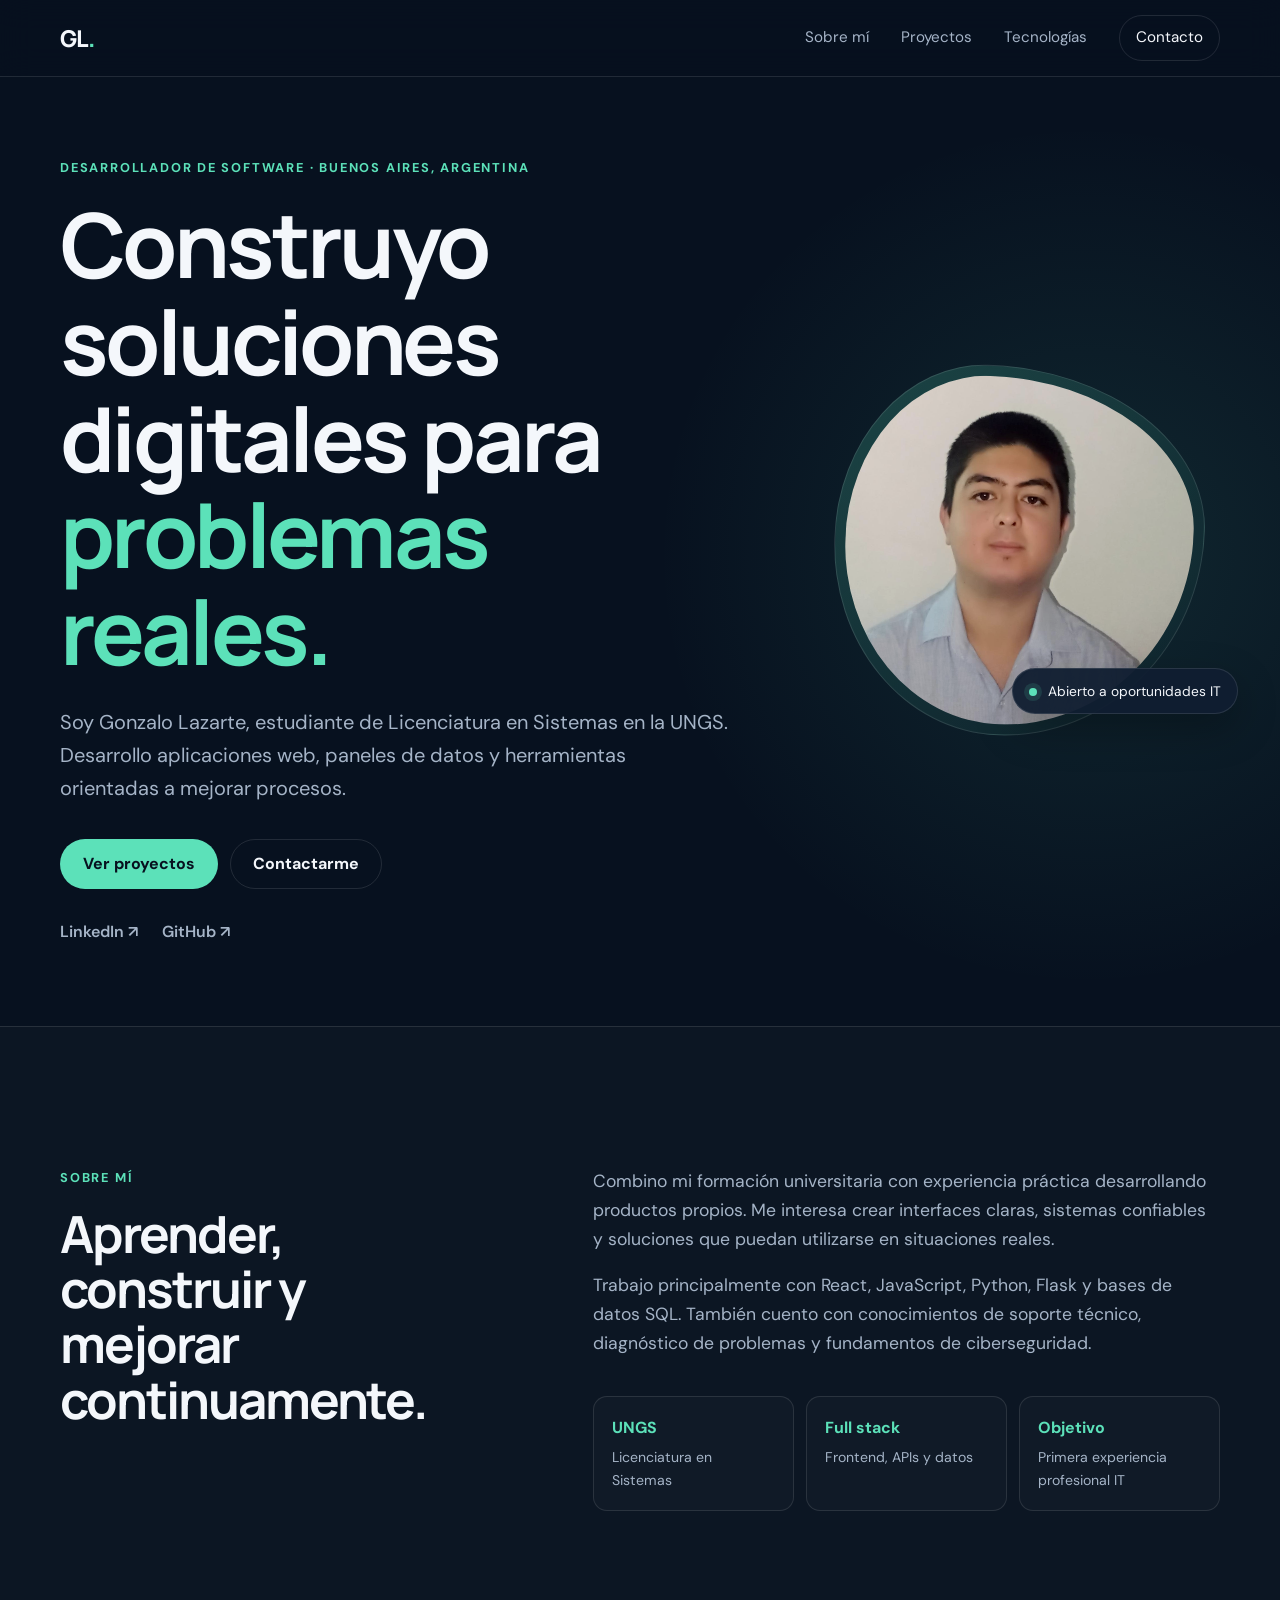
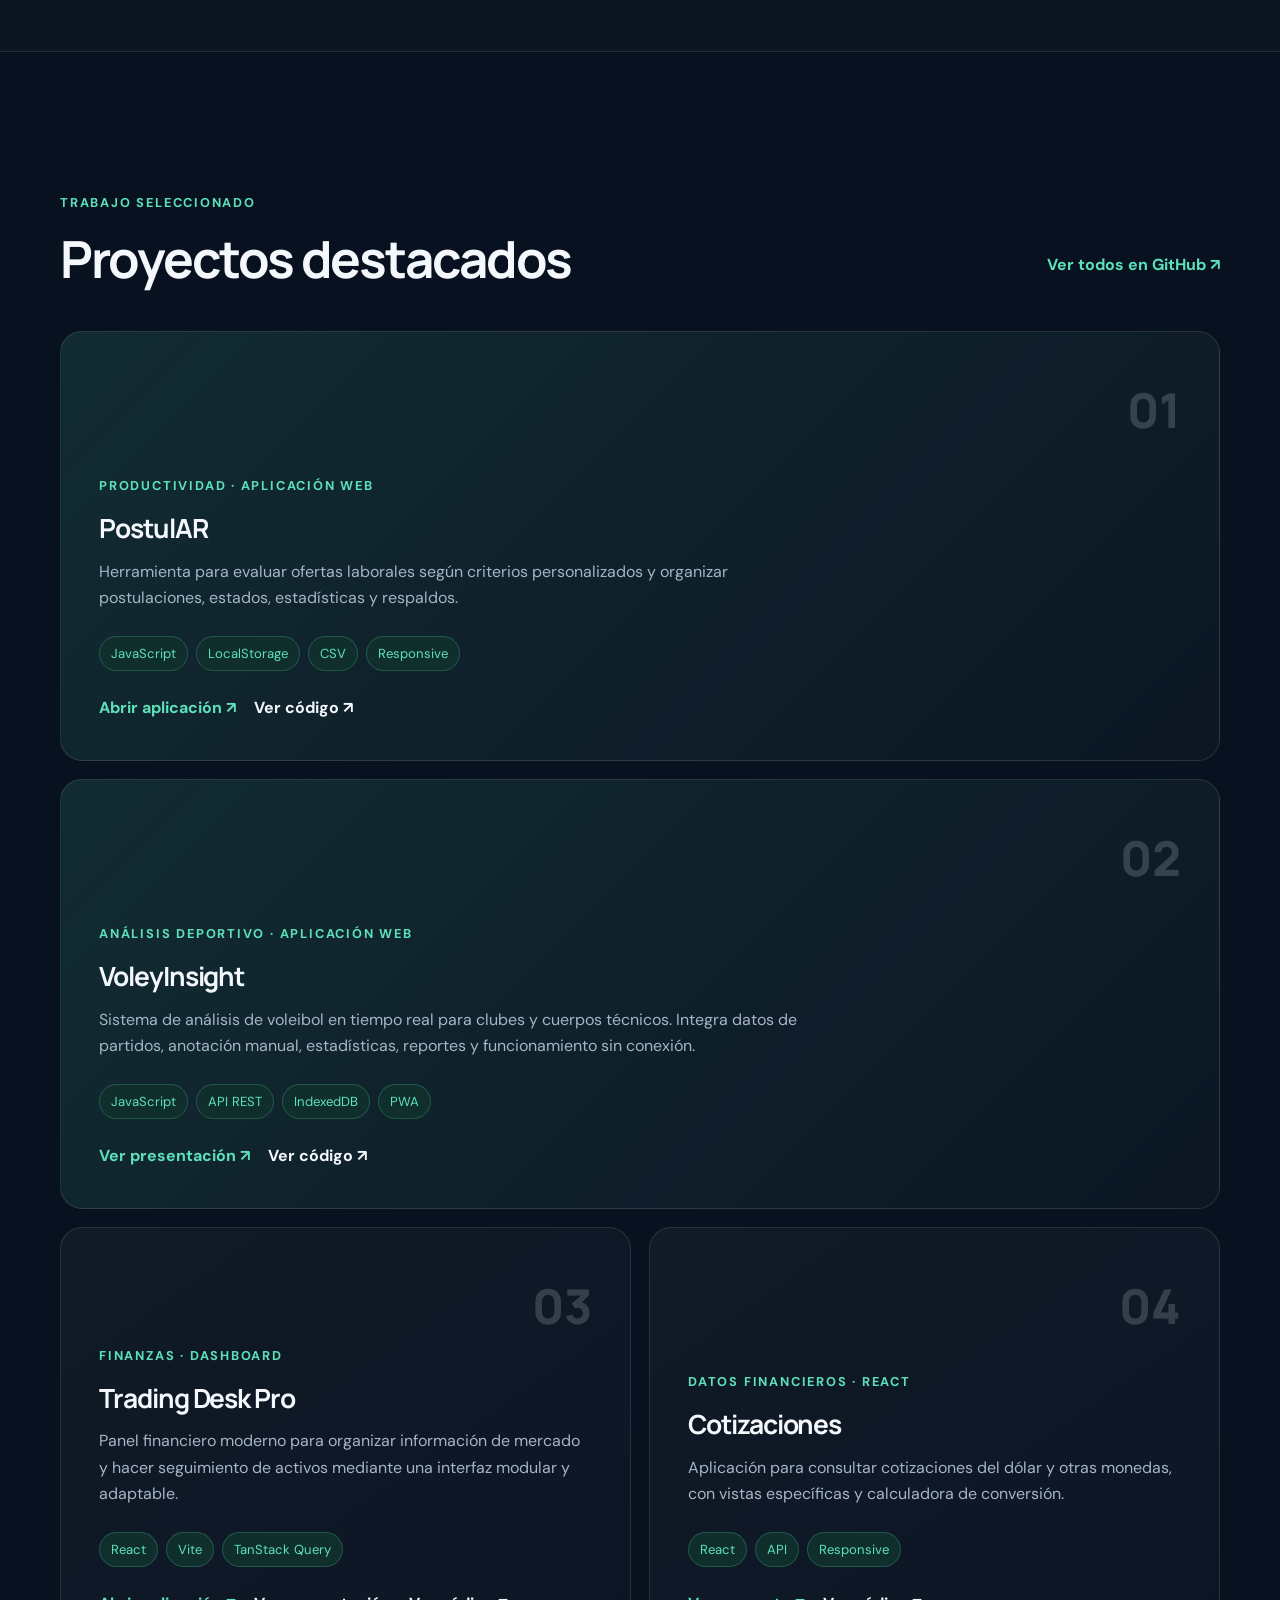
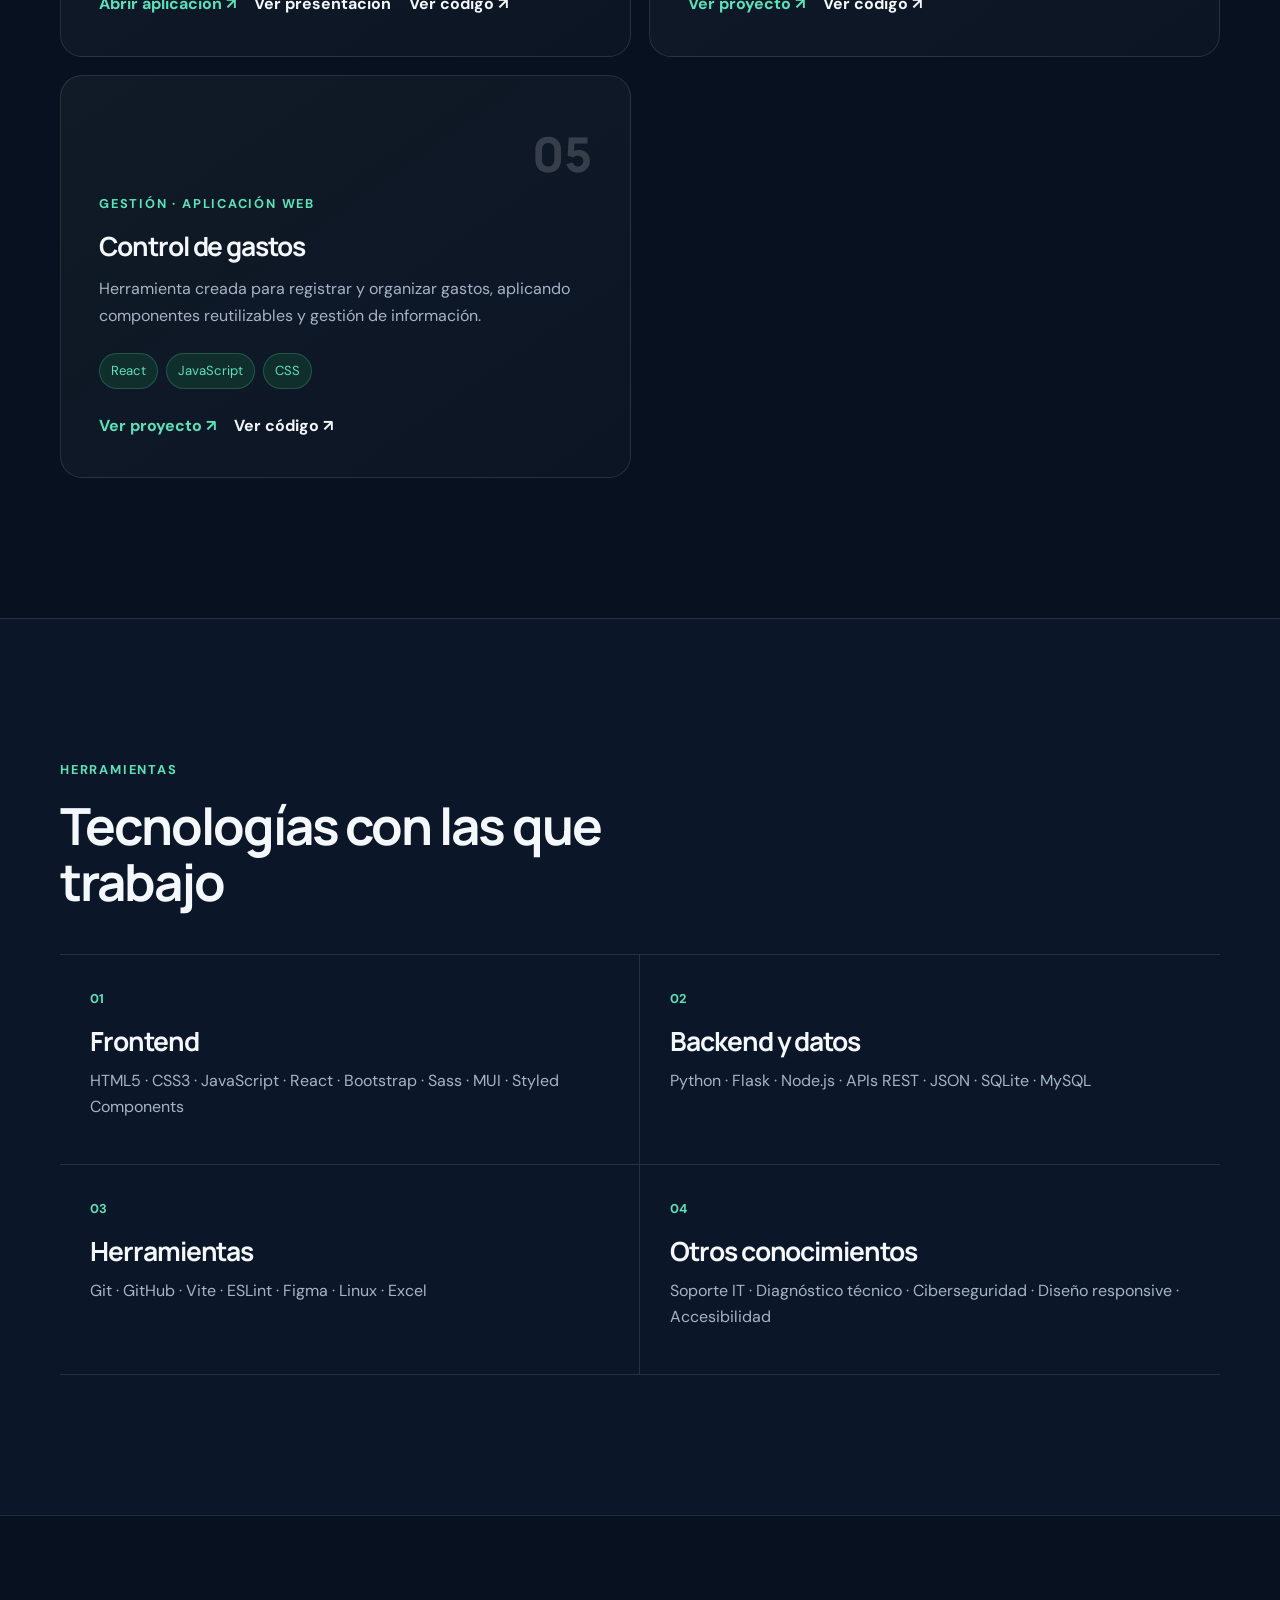
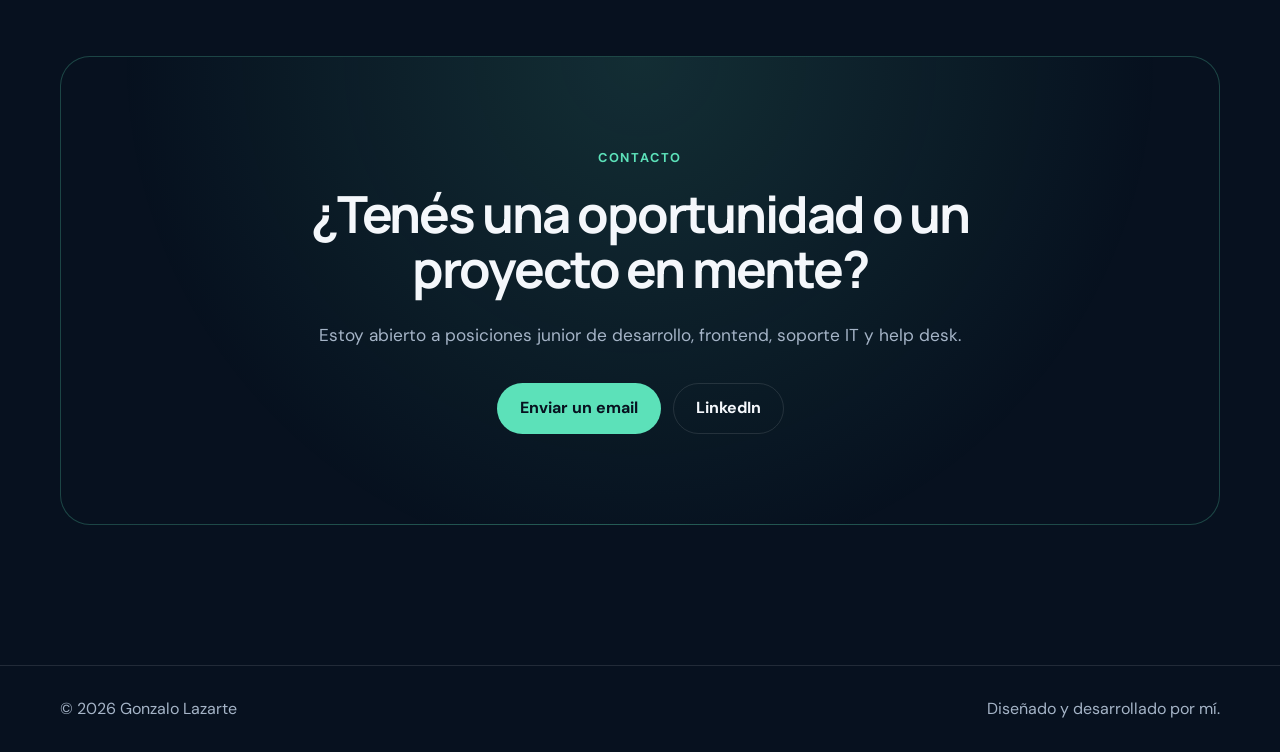
<file: index.html>
<!doctype html>
<html lang="es">
<head>
  <meta charset="utf-8">
  <meta name="viewport" content="width=device-width, initial-scale=1">
  <meta name="description" content="Portfolio de Gonzalo Lazarte, desarrollador de software y estudiante de Licenciatura en Sistemas.">
  <meta name="author" content="Gonzalo Lazarte">
  <meta name="theme-color" content="#07111f">
  <meta property="og:type" content="website">
  <meta property="og:url" content="https://gonzal11t0.github.io/cvWeb/">
  <meta property="og:title" content="Gonzalo Lazarte | Portfolio">
  <meta property="og:description" content="Desarrollo aplicaciones web para resolver problemas reales.">
  <meta property="og:image" content="https://gonzal11t0.github.io/cvWeb/img/vistaPrevia.png">
  <link rel="canonical" href="https://gonzal11t0.github.io/cvWeb/">
  <link rel="icon" href="./img/foto%20curriculum.jpg">
  <link rel="stylesheet" href="./css/style.css">
  <title>Gonzalo Lazarte | Desarrollador de software</title>
</head>
<body>
  <a class="skip-link" href="#contenido">Saltar al contenido</a>

  <header class="site-header" id="inicio">
    <nav class="nav container" aria-label="Navegación principal">
      <a class="brand" href="#inicio" aria-label="Ir al inicio">GL<span>.</span></a>
      <button class="menu-button" type="button" aria-expanded="false" aria-controls="nav-links">
        <span class="sr-only">Abrir menú</span>
        <span></span><span></span><span></span>
      </button>
      <div class="nav-links" id="nav-links">
        <a href="#sobre-mi">Sobre mí</a>
        <a href="#proyectos">Proyectos</a>
        <a href="#tecnologias">Tecnologías</a>
        <a class="nav-contact" href="#contacto">Contacto</a>
      </div>
    </nav>
  </header>

  <main id="contenido">
    <section class="hero container">
      <div class="hero-copy">
        <p class="eyebrow">Desarrollador de software · Buenos Aires, Argentina</p>
        <h1>Construyo soluciones digitales para <span>problemas reales.</span></h1>
        <p class="hero-text">Soy Gonzalo Lazarte, estudiante de Licenciatura en Sistemas en la UNGS. Desarrollo aplicaciones web, paneles de datos y herramientas orientadas a mejorar procesos.</p>
        <div class="hero-actions">
          <a class="button primary" href="#proyectos">Ver proyectos</a>
          <a class="button secondary" href="mailto:Gonzalo-Lazarte-Programador@outlook.com">Contactarme</a>
        </div>
        <div class="social-links" aria-label="Perfiles profesionales">
          <a href="https://www.linkedin.com/in/gonzalo-lazarte/" target="_blank" rel="noopener noreferrer">LinkedIn ↗</a>
          <a href="https://github.com/gonzal11t0" target="_blank" rel="noopener noreferrer">GitHub ↗</a>
        </div>
      </div>
      <div class="hero-visual" aria-label="Fotografía de Gonzalo Lazarte">
        <div class="photo-frame">
          <img src="./img/foto curriculum.jpg" alt="Gonzalo Lazarte" width="420" height="420">
        </div>
        <div class="availability"><span></span> Abierto a oportunidades IT</div>
      </div>
    </section>

    <section class="section about" id="sobre-mi">
      <div class="container about-grid">
        <div>
          <p class="section-label">Sobre mí</p>
          <h2>Aprender, construir y mejorar continuamente.</h2>
        </div>
        <div class="about-copy">
          <p>Combino mi formación universitaria con experiencia práctica desarrollando productos propios. Me interesa crear interfaces claras, sistemas confiables y soluciones que puedan utilizarse en situaciones reales.</p>
          <p>Trabajo principalmente con React, JavaScript, Python, Flask y bases de datos SQL. También cuento con conocimientos de soporte técnico, diagnóstico de problemas y fundamentos de ciberseguridad.</p>
          <div class="quick-facts">
            <div><strong>UNGS</strong><span>Licenciatura en Sistemas</span></div>
            <div><strong>Full stack</strong><span>Frontend, APIs y datos</span></div>
            <div><strong>Objetivo</strong><span>Primera experiencia profesional IT</span></div>
          </div>
        </div>
      </div>
    </section>

    <section class="section projects" id="proyectos">
      <div class="container">
        <div class="section-heading">
          <div>
            <p class="section-label">Trabajo seleccionado</p>
            <h2>Proyectos destacados</h2>
          </div>
          <a href="https://github.com/gonzal11t0?tab=repositories" target="_blank" rel="noopener noreferrer">Ver todos en GitHub ↗</a>
        </div>

        <div class="project-grid">
          <article class="project-card featured">
            <div class="project-number">01</div>
            <div class="project-content">
              <p class="project-type">Productividad · Aplicación web</p>
              <h3>PostulAR</h3>
              <p>Herramienta para evaluar ofertas laborales según criterios personalizados y organizar postulaciones, estados, estadísticas y respaldos.</p>
              <ul class="tags" aria-label="Tecnologías utilizadas">
                <li>JavaScript</li><li>LocalStorage</li><li>CSV</li><li>Responsive</li>
              </ul>
              <div class="project-links">
                <a class="project-demo" href="./postular/">Abrir aplicación ↗</a>
                <a href="https://github.com/gonzal11t0/cvWeb/tree/main/postular" target="_blank" rel="noopener noreferrer">Ver código ↗</a>
              </div>
            </div>
          </article>

          <article class="project-card featured">
            <div class="project-number">02</div>
            <div class="project-content">
              <p class="project-type">Análisis deportivo · Aplicación web</p>
              <h3>VoleyInsight</h3>
              <p>Sistema de análisis de voleibol en tiempo real para clubes y cuerpos técnicos. Integra datos de partidos, anotación manual, estadísticas, reportes y funcionamiento sin conexión.</p>
              <ul class="tags" aria-label="Tecnologías utilizadas">
                <li>JavaScript</li><li>API REST</li><li>IndexedDB</li><li>PWA</li>
              </ul>
              <div class="project-links">
                <a class="project-demo" href="./proyectos/voleyinsight.html">Ver presentación ↗</a>
                <a href="https://github.com/gonzal11t0/VoleyInsight" target="_blank" rel="noopener noreferrer">Ver código ↗</a>
              </div>
            </div>
          </article>

          <article class="project-card">
            <div class="project-number">03</div>
            <div class="project-content">
              <p class="project-type">Finanzas · Dashboard</p>
              <h3>Trading Desk Pro</h3>
              <p>Panel financiero moderno para organizar información de mercado y hacer seguimiento de activos mediante una interfaz modular y adaptable.</p>
              <ul class="tags" aria-label="Tecnologías utilizadas">
                <li>React</li><li>Vite</li><li>TanStack Query</li>
              </ul>
              <div class="project-links">
                <a class="project-demo" href="https://trading-desk-pro.vercel.app/dashboard" target="_blank" rel="noopener noreferrer">Abrir aplicación ↗</a>
                <a href="./proyectos/trading-desk-pro.html">Ver presentación</a>
                <a href="https://github.com/gonzal11t0/trading-desk-pro" target="_blank" rel="noopener noreferrer">Ver código ↗</a>
              </div>
            </div>
          </article>

          <article class="project-card">
            <div class="project-number">04</div>
            <div class="project-content">
              <p class="project-type">Datos financieros · React</p>
              <h3>Cotizaciones</h3>
              <p>Aplicación para consultar cotizaciones del dólar y otras monedas, con vistas específicas y calculadora de conversión.</p>
              <ul class="tags" aria-label="Tecnologías utilizadas">
                <li>React</li><li>API</li><li>Responsive</li>
              </ul>
              <div class="project-links">
                <a class="project-demo" href="https://gonzal11t0.github.io/Cotizaciones/" target="_blank" rel="noopener noreferrer">Ver proyecto ↗</a>
                <a href="https://github.com/gonzal11t0/Cotizaciones" target="_blank" rel="noopener noreferrer">Ver código ↗</a>
              </div>
            </div>
          </article>

          <article class="project-card">
            <div class="project-number">05</div>
            <div class="project-content">
              <p class="project-type">Gestión · Aplicación web</p>
              <h3>Control de gastos</h3>
              <p>Herramienta creada para registrar y organizar gastos, aplicando componentes reutilizables y gestión de información.</p>
              <ul class="tags" aria-label="Tecnologías utilizadas">
                <li>React</li><li>JavaScript</li><li>CSS</li>
              </ul>
              <div class="project-links">
                <a class="project-demo" href="https://gonzal11t0.github.io/Gastos/" target="_blank" rel="noopener noreferrer">Ver proyecto ↗</a>
                <a href="https://github.com/gonzal11t0/Gastos" target="_blank" rel="noopener noreferrer">Ver código ↗</a>
              </div>
            </div>
          </article>
        </div>
      </div>
    </section>

    <section class="section skills" id="tecnologias">
      <div class="container">
        <p class="section-label">Herramientas</p>
        <h2>Tecnologías con las que trabajo</h2>
        <div class="skills-grid">
          <article>
            <span>01</span><h3>Frontend</h3>
            <p>HTML5 · CSS3 · JavaScript · React · Bootstrap · Sass · MUI · Styled Components</p>
          </article>
          <article>
            <span>02</span><h3>Backend y datos</h3>
            <p>Python · Flask · Node.js · APIs REST · JSON · SQLite · MySQL</p>
          </article>
          <article>
            <span>03</span><h3>Herramientas</h3>
            <p>Git · GitHub · Vite · ESLint · Figma · Linux · Excel</p>
          </article>
          <article>
            <span>04</span><h3>Otros conocimientos</h3>
            <p>Soporte IT · Diagnóstico técnico · Ciberseguridad · Diseño responsive · Accesibilidad</p>
          </article>
        </div>
      </div>
    </section>

    <section class="section contact" id="contacto">
      <div class="container contact-card">
        <p class="section-label">Contacto</p>
        <h2>¿Tenés una oportunidad o un proyecto en mente?</h2>
        <p>Estoy abierto a posiciones junior de desarrollo, frontend, soporte IT y help desk.</p>
        <div class="contact-actions">
          <a class="button primary" href="mailto:Gonzalo-Lazarte-Programador@outlook.com">Enviar un email</a>
          <a class="button secondary" href="https://www.linkedin.com/in/gonzalo-lazarte/" target="_blank" rel="noopener noreferrer">LinkedIn</a>
        </div>
      </div>
    </section>
  </main>

  <footer>
    <div class="container footer-inner">
      <p>© <span id="year"></span> Gonzalo Lazarte</p>
      <p>Diseñado y desarrollado por mí.</p>
    </div>
  </footer>

  <script src="./javaScript/script.js"></script>
</body>
</html>
</file>
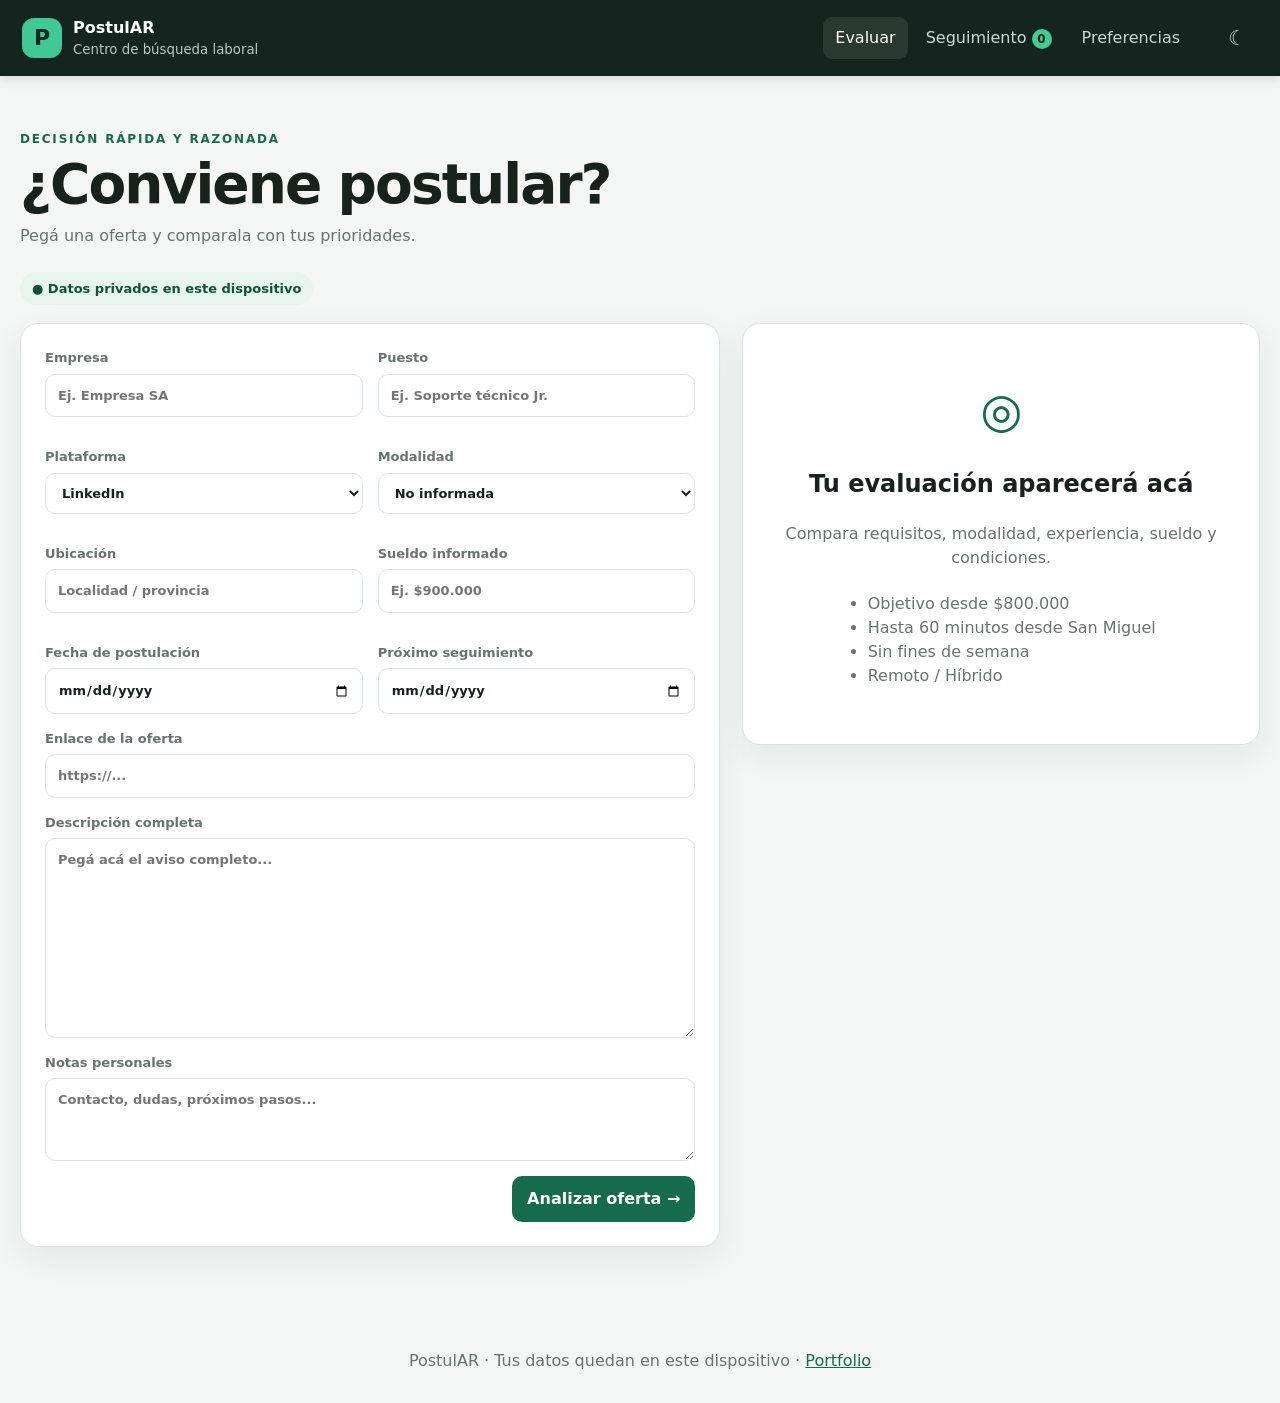
<file: postular/index.html>
<!doctype html>
<html lang="es" data-theme="light">
<head>
  <meta charset="utf-8">
  <meta name="viewport" content="width=device-width,initial-scale=1">
  <meta name="description" content="PostulAR: evaluá ofertas laborales y organizá cada postulación.">
  <meta name="theme-color" content="#13251e">
  <meta property="og:title" content="PostulAR | Centro de búsqueda laboral">
  <meta property="og:description" content="Decisiones laborales más claras y seguimiento en un solo lugar.">
  <link rel="stylesheet" href="./styles.css">
  <title>PostulAR | Centro de búsqueda laboral</title>
</head>
<body>
<header class="top">
  <a class="brand" href="./"><b>P</b><span><strong>PostulAR</strong><small>Centro de búsqueda laboral</small></span></a>
  <nav aria-label="Secciones">
    <button class="active" data-tab="evaluate">Evaluar</button>
    <button data-tab="track">Seguimiento <i id="navCount">0</i></button>
    <button data-tab="settings">Preferencias</button>
  </nav>
  <button class="icon-button" id="themeToggle" type="button" aria-label="Cambiar tema" title="Cambiar tema">☾</button>
</header>

<main>
  <section class="wrap tab active" id="evaluate">
    <div class="title"><p>Decisión rápida y razonada</p><h1>¿Conviene postular?</h1><span>Pegá una oferta y comparala con tus prioridades.</span></div>
    <div class="privacy">● Datos privados en este dispositivo</div>
    <div class="grid">
      <form class="card form" id="evaluationForm">
        <input id="editingId" type="hidden">
        <div class="fields">
          <label>Empresa<input id="company" placeholder="Ej. Empresa SA"></label>
          <label>Puesto<input id="role" placeholder="Ej. Soporte técnico Jr."></label>
          <label>Plataforma<select id="platform"><option>LinkedIn</option><option>Computrabajo</option><option>Bumeran</option><option>ZonaJobs</option><option>InfoJobs</option><option>EducaciónIT</option><option>Otra</option></select></label>
          <label>Modalidad<select id="mode"><option>No informada</option><option>Remoto</option><option>Híbrido</option><option>Presencial</option></select></label>
          <label>Ubicación<input id="location" placeholder="Localidad / provincia"></label>
          <label>Sueldo informado<input id="salary" inputmode="numeric" placeholder="Ej. $900.000"></label>
          <label>Fecha de postulación<input id="appliedDate" type="date"></label>
          <label>Próximo seguimiento<input id="followUpDate" type="date"></label>
        </div>
        <label>Enlace de la oferta<input id="url" type="url" placeholder="https://..."></label>
        <label>Descripción completa<textarea id="description" rows="9" placeholder="Pegá acá el aviso completo..." required></textarea></label>
        <label>Notas personales<textarea id="notes" rows="3" placeholder="Contacto, dudas, próximos pasos..."></textarea></label>
        <div class="form-actions"><button class="secondary hidden" id="cancelEdit" type="button">Cancelar edición</button><button class="primary" type="submit"><span id="analyzeLabel">Analizar oferta</span> →</button></div>
      </form>

      <aside class="card result" id="result">
        <div class="empty"><div>◎</div><h2>Tu evaluación aparecerá acá</h2><p>Compara requisitos, modalidad, experiencia, sueldo y condiciones.</p><ul id="priorityPreview"></ul></div>
      </aside>
    </div>
  </section>

  <section class="wrap tab" id="track">
    <div class="heading"><div class="title"><p>Organización personal</p><h1>Seguimiento</h1><span>Centralizá ofertas y próximos pasos.</span></div><button class="primary short" id="newJob">+ Nueva oferta</button></div>
    <div class="stats">
      <article class="card stat"><strong id="totalStat">0</strong><span>Ofertas guardadas</span></article>
      <article class="card stat"><strong id="appliedStat">0</strong><span>Postulaciones</span></article>
      <article class="card stat"><strong id="interviewStat">0</strong><span>Entrevistas</span></article>
      <article class="card stat"><strong id="overdueStat">0</strong><span>Seguimientos vencidos</span></article>
    </div>
    <div class="card tools">
      <input id="search" placeholder="Buscar empresa, puesto o nota..." aria-label="Buscar">
      <select id="statusFilter" aria-label="Filtrar por estado"><option>Todos</option><option>Pendiente</option><option>Postulado</option><option>Entrevista</option><option>Prueba técnica</option><option>Oferta</option><option>Rechazado</option><option>Contratado</option></select>
      <select id="sortBy" aria-label="Ordenar"><option value="newest">Más recientes</option><option value="score">Mayor compatibilidad</option><option value="followup">Próximo seguimiento</option></select>
      <button id="exportCsv">CSV</button><button id="exportJson">Respaldo</button>
      <label class="file-button">Importar<input id="importJson" type="file" accept=".json,application/json"></label>
    </div>
    <div class="jobs" id="jobList"></div>
  </section>

  <section class="wrap tab" id="settings">
    <div class="title"><p>Análisis personalizado</p><h1>Tus prioridades</h1><span>Ajustalas cuando cambie tu búsqueda. Se guardan solo en este dispositivo.</span></div>
    <form class="card settings-form" id="settingsForm">
      <div class="fields">
        <label>Sueldo mínimo deseado<input id="prefSalary" type="number" min="0" step="50000"></label>
        <label>Viaje máximo (minutos)<input id="prefTravel" type="number" min="0" max="240"></label>
        <label>Ubicación de referencia<input id="prefLocation" placeholder="Ej. San Miguel"></label>
        <label>Experiencia máxima aceptable<select id="prefExperience"><option value="0">Sin experiencia</option><option value="1">Hasta 1 año</option><option value="2">Hasta 2 años</option><option value="3">Hasta 3 años</option><option value="99">Sin límite</option></select></label>
      </div>
      <label>Roles y habilidades buscadas <small>(separadas por coma)</small><textarea id="prefKeywords" rows="3"></textarea></label>
      <fieldset><legend>Modalidades preferidas</legend><label><input type="checkbox" name="preferredMode" value="Remoto"> Remoto</label><label><input type="checkbox" name="preferredMode" value="Híbrido"> Híbrido</label><label><input type="checkbox" name="preferredMode" value="Presencial"> Presencial</label></fieldset>
      <div class="checks"><label><input id="prefNoWeekends" type="checkbox"> Evitar fines de semana</label><label><input id="prefJunior" type="checkbox"> Priorizar puestos junior o trainee</label></div>
      <button class="primary" type="submit">Guardar preferencias</button>
    </form>
    <div class="danger-zone card"><div><strong>Datos locales</strong><p>Descargá un respaldo antes de borrar tus postulaciones o preferencias.</p></div><button id="clearData" class="danger" type="button">Borrar todos los datos</button></div>
  </section>
</main>

<div class="toast" id="toast" role="status" aria-live="polite"></div>
<footer>PostulAR · Tus datos quedan en este dispositivo · <a href="https://gonzal11t0.github.io/cvWeb/">Portfolio</a></footer>
<script src="./app.js"></script>
</body>
</html>
</file>
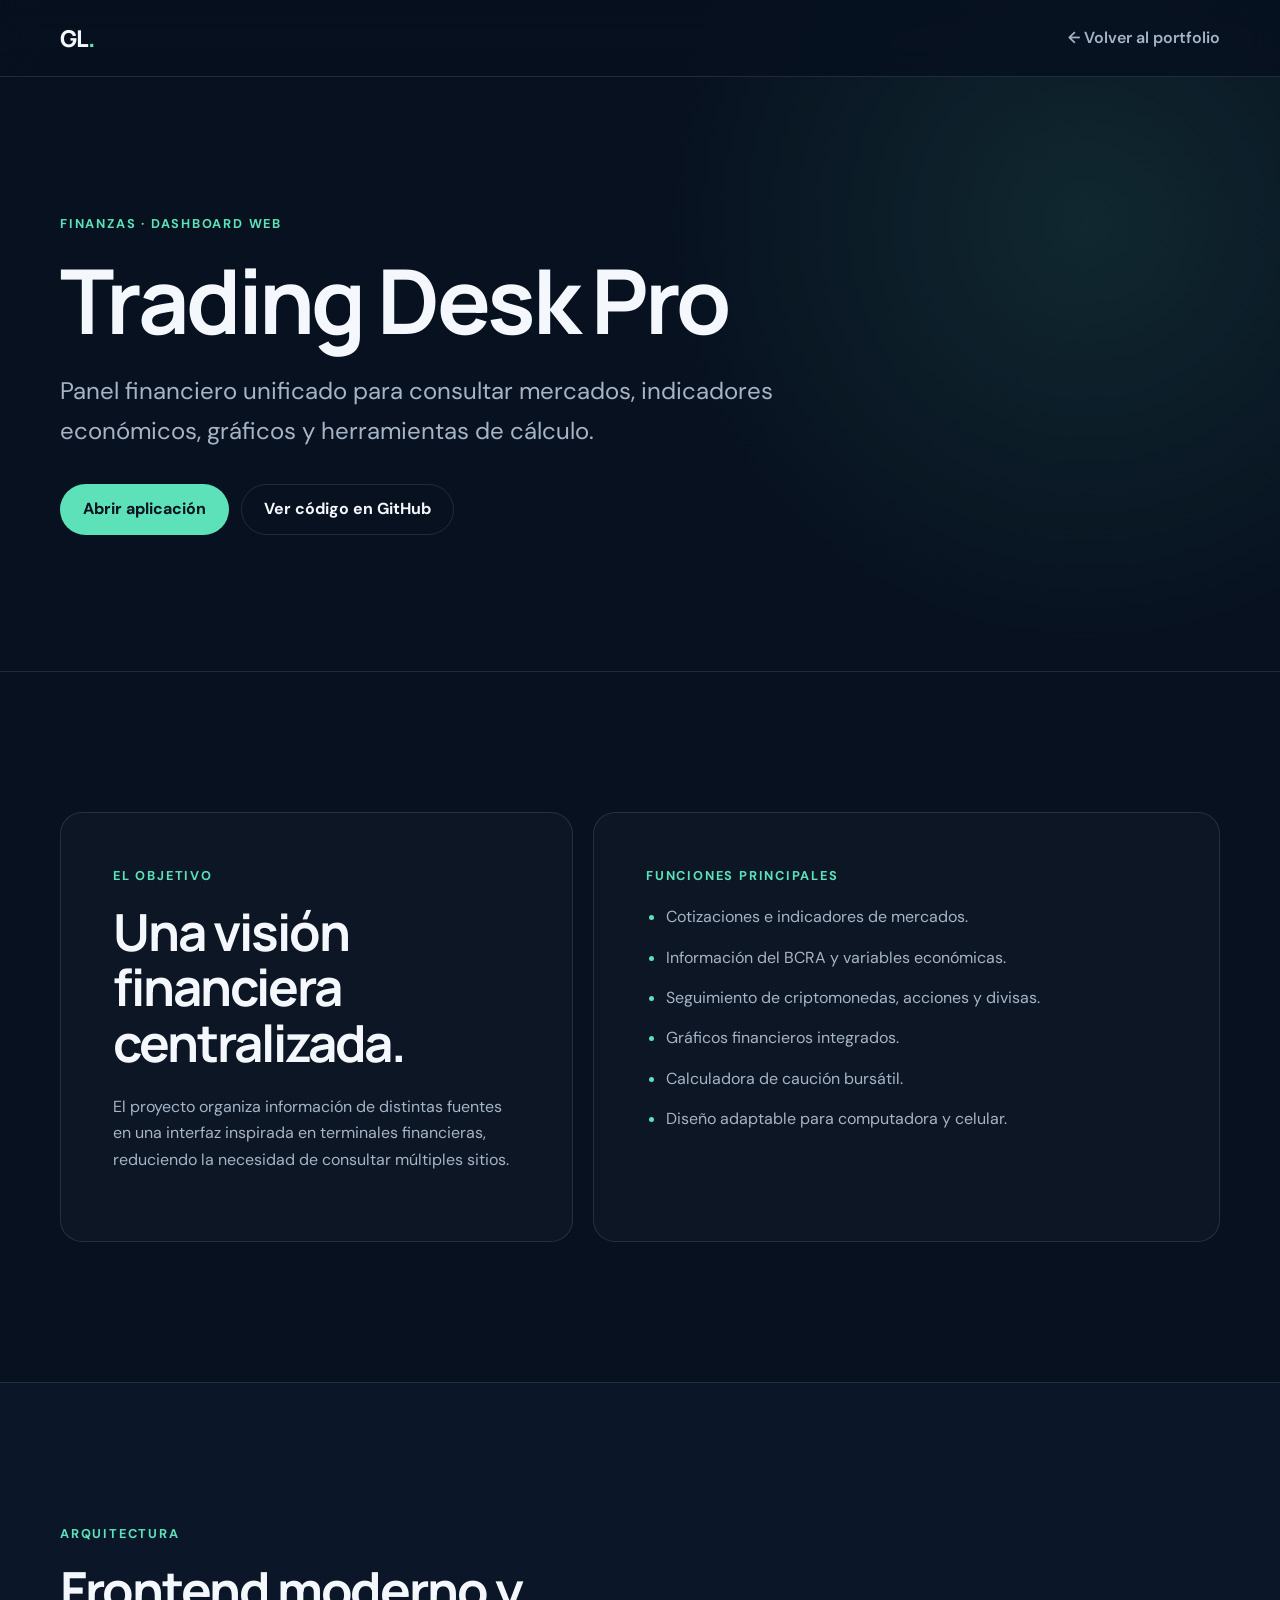
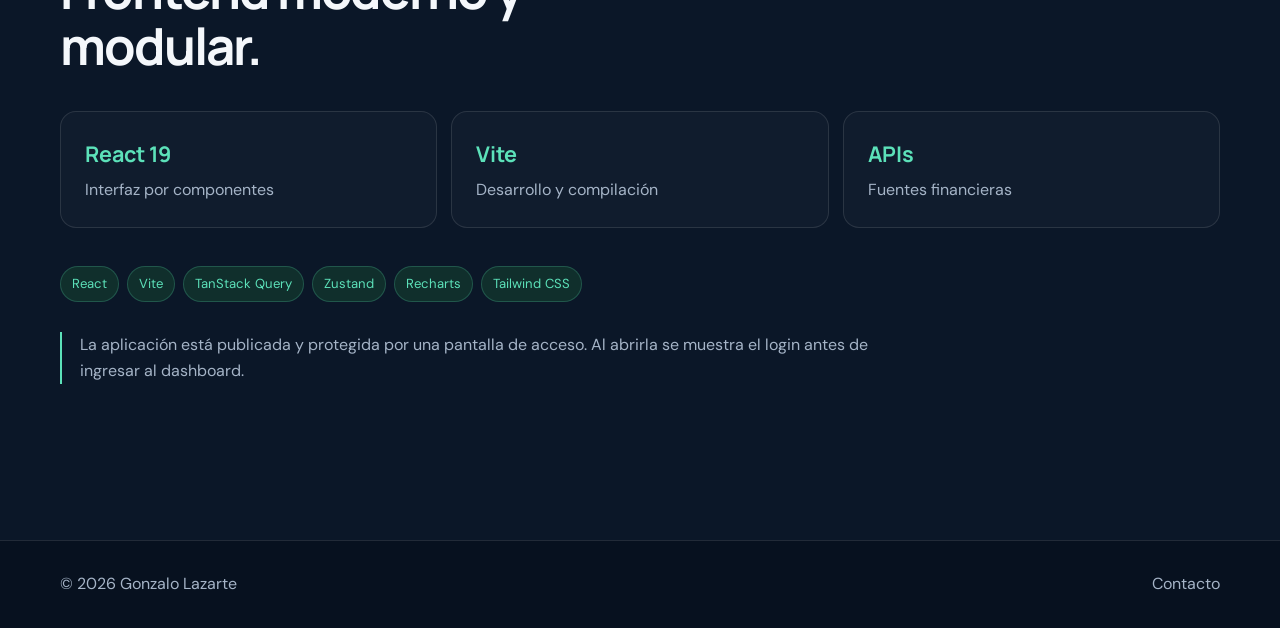
<file: proyectos/trading-desk-pro.html>
<!doctype html>
<html lang="es">
<head>
  <meta charset="utf-8">
  <meta name="viewport" content="width=device-width, initial-scale=1">
  <meta name="description" content="Presentación de Trading Desk Pro, dashboard financiero desarrollado por Gonzalo Lazarte.">
  <meta name="theme-color" content="#07111f">
  <link rel="stylesheet" href="../css/style.css">
  <title>Trading Desk Pro | Gonzalo Lazarte</title>
</head>
<body class="case-body">
  <header class="site-header">
    <nav class="nav container" aria-label="Navegación">
      <a class="brand" href="../index.html">GL<span>.</span></a>
      <a class="back-link" href="../index.html#proyectos">← Volver al portfolio</a>
    </nav>
  </header>
  <main>
    <section class="case-hero container">
      <p class="eyebrow">Finanzas · Dashboard web</p>
      <h1>Trading Desk Pro</h1>
      <p class="case-lead">Panel financiero unificado para consultar mercados, indicadores económicos, gráficos y herramientas de cálculo.</p>
      <div class="hero-actions">
        <a class="button primary" href="https://trading-desk-pro.vercel.app/dashboard" target="_blank" rel="noopener noreferrer">Abrir aplicación</a>
        <a class="button secondary" href="https://github.com/gonzal11t0/trading-desk-pro" target="_blank" rel="noopener noreferrer">Ver código en GitHub</a>
      </div>
    </section>
    <section class="section">
      <div class="container case-grid">
        <article class="case-panel">
          <p class="section-label">El objetivo</p>
          <h2>Una visión financiera centralizada.</h2>
          <p>El proyecto organiza información de distintas fuentes en una interfaz inspirada en terminales financieras, reduciendo la necesidad de consultar múltiples sitios.</p>
        </article>
        <article class="case-panel">
          <p class="section-label">Funciones principales</p>
          <ul class="feature-list">
            <li>Cotizaciones e indicadores de mercados.</li>
            <li>Información del BCRA y variables económicas.</li>
            <li>Seguimiento de criptomonedas, acciones y divisas.</li>
            <li>Gráficos financieros integrados.</li>
            <li>Calculadora de caución bursátil.</li>
            <li>Diseño adaptable para computadora y celular.</li>
          </ul>
        </article>
      </div>
    </section>
    <section class="section skills">
      <div class="container">
        <p class="section-label">Arquitectura</p>
        <h2>Frontend moderno y modular.</h2>
        <div class="case-metrics">
          <div><strong>React 19</strong><span>Interfaz por componentes</span></div>
          <div><strong>Vite</strong><span>Desarrollo y compilación</span></div>
          <div><strong>APIs</strong><span>Fuentes financieras</span></div>
        </div>
        <ul class="tags case-tags"><li>React</li><li>Vite</li><li>TanStack Query</li><li>Zustand</li><li>Recharts</li><li>Tailwind CSS</li></ul>
        <p class="case-note">La aplicación está publicada y protegida por una pantalla de acceso. Al abrirla se muestra el login antes de ingresar al dashboard.</p>
      </div>
    </section>
  </main>
  <footer><div class="container footer-inner"><p>© 2026 Gonzalo Lazarte</p><a href="../index.html#contacto">Contacto</a></div></footer>
</body>
</html>
</file>
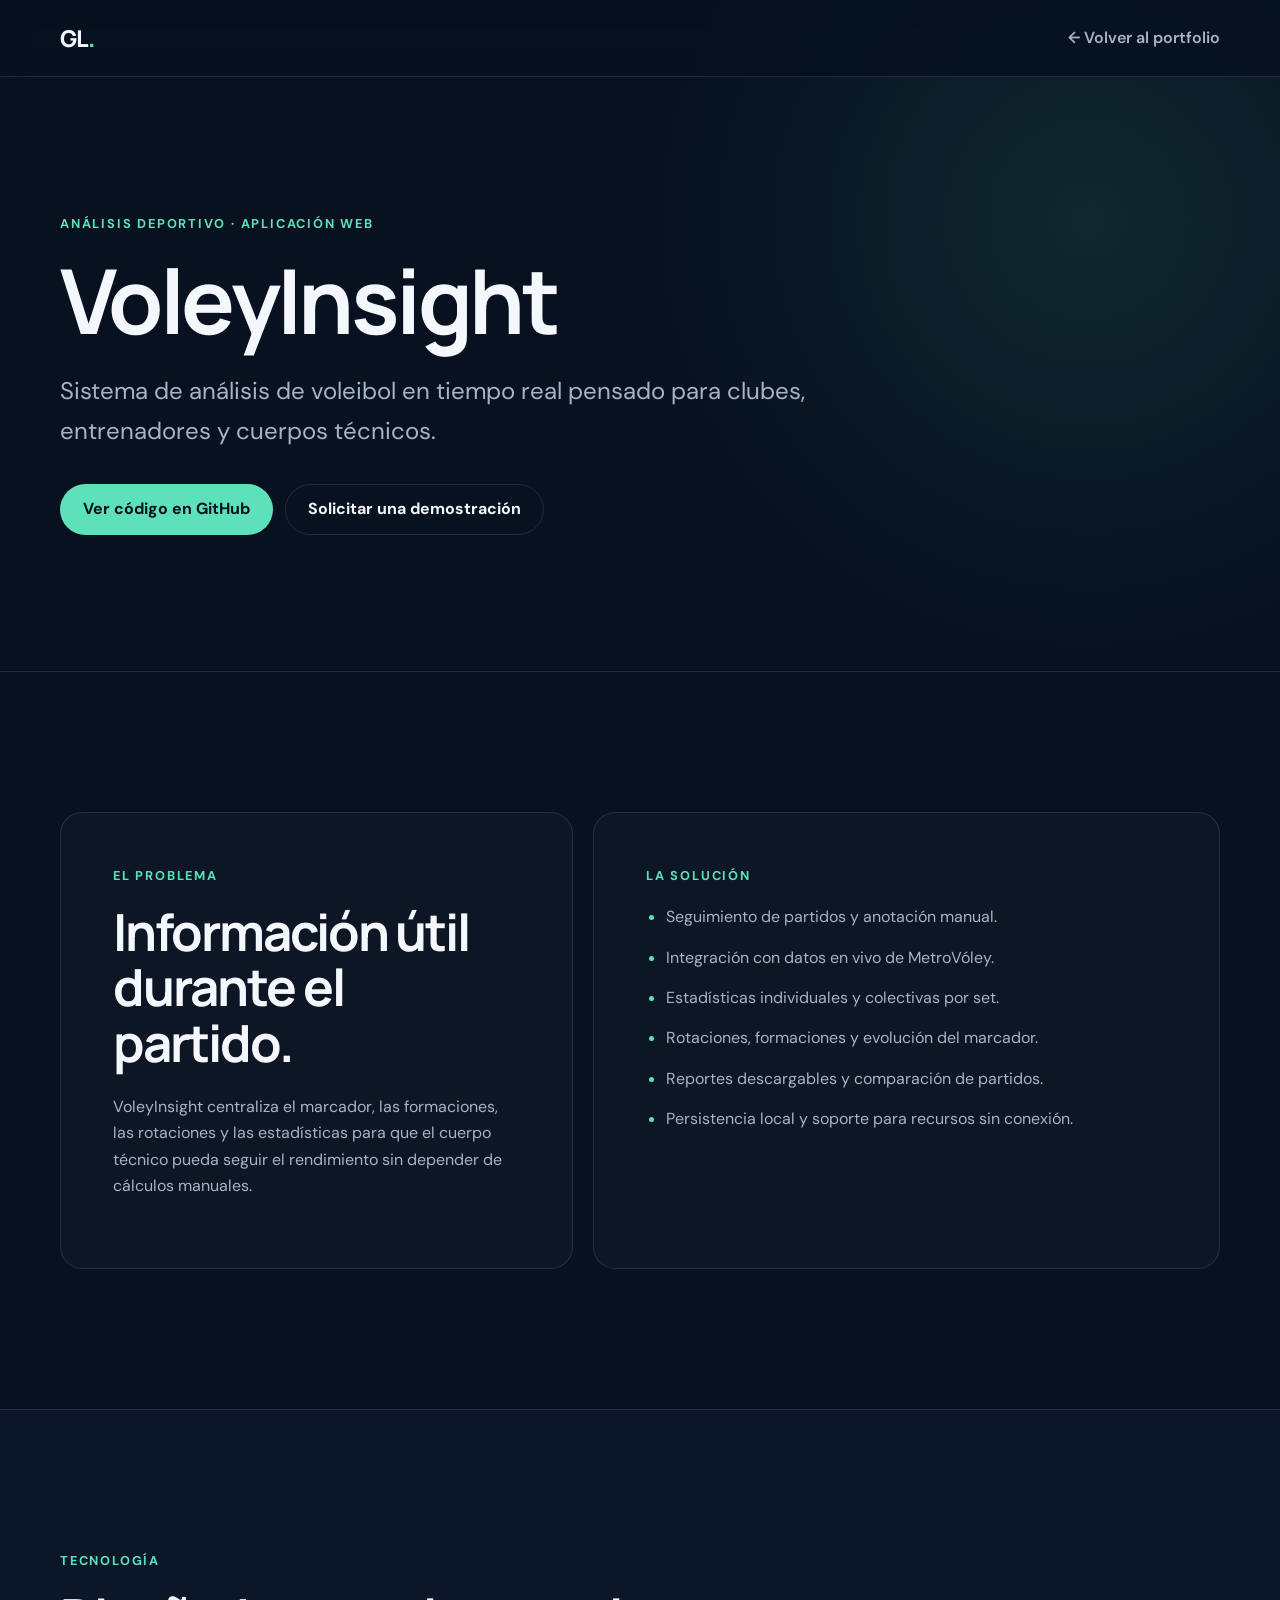
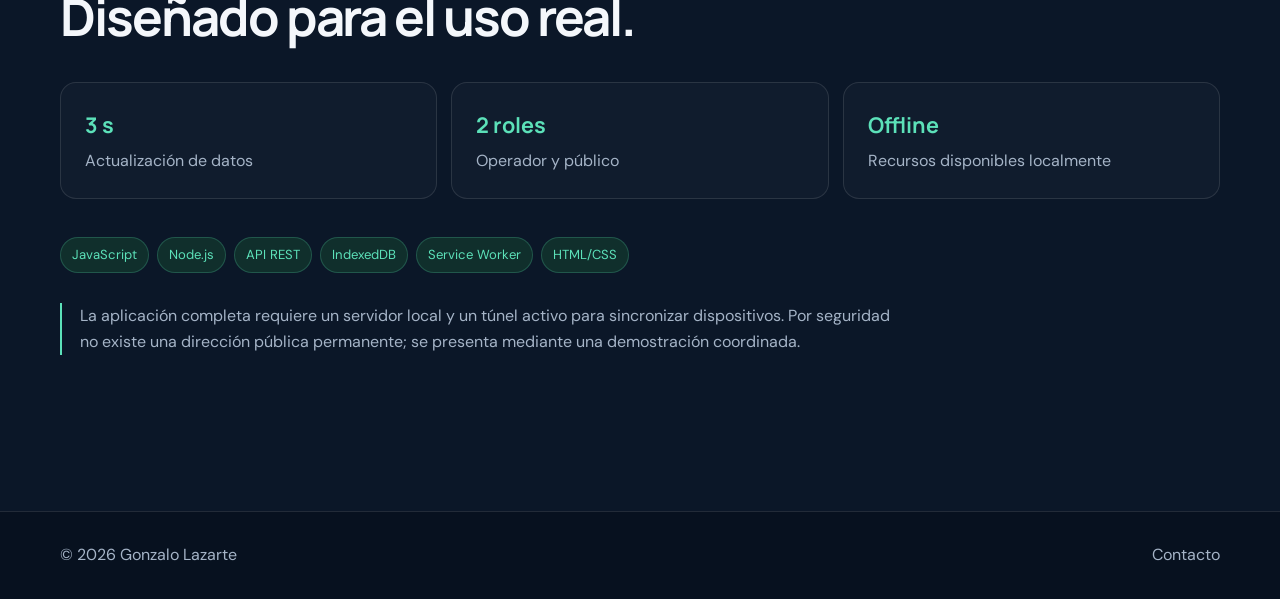
<file: proyectos/voleyinsight.html>
<!doctype html>
<html lang="es">
<head>
  <meta charset="utf-8">
  <meta name="viewport" content="width=device-width, initial-scale=1">
  <meta name="description" content="Presentación de VoleyInsight, sistema de análisis de voleibol en tiempo real desarrollado por Gonzalo Lazarte.">
  <meta name="theme-color" content="#07111f">
  <link rel="stylesheet" href="../css/style.css">
  <title>VoleyInsight | Gonzalo Lazarte</title>
</head>
<body class="case-body">
  <header class="site-header">
    <nav class="nav container" aria-label="Navegación">
      <a class="brand" href="../index.html">GL<span>.</span></a>
      <a class="back-link" href="../index.html#proyectos">← Volver al portfolio</a>
    </nav>
  </header>
  <main>
    <section class="case-hero container">
      <p class="eyebrow">Análisis deportivo · Aplicación web</p>
      <h1>VoleyInsight</h1>
      <p class="case-lead">Sistema de análisis de voleibol en tiempo real pensado para clubes, entrenadores y cuerpos técnicos.</p>
      <div class="hero-actions">
        <a class="button primary" href="https://github.com/gonzal11t0/VoleyInsight" target="_blank" rel="noopener noreferrer">Ver código en GitHub</a>
        <a class="button secondary" href="mailto:Gonzalo-Lazarte-Programador@outlook.com?subject=Quiero%20conocer%20VoleyInsight">Solicitar una demostración</a>
      </div>
    </section>
    <section class="section">
      <div class="container case-grid">
        <article class="case-panel">
          <p class="section-label">El problema</p>
          <h2>Información útil durante el partido.</h2>
          <p>VoleyInsight centraliza el marcador, las formaciones, las rotaciones y las estadísticas para que el cuerpo técnico pueda seguir el rendimiento sin depender de cálculos manuales.</p>
        </article>
        <article class="case-panel">
          <p class="section-label">La solución</p>
          <ul class="feature-list">
            <li>Seguimiento de partidos y anotación manual.</li>
            <li>Integración con datos en vivo de MetroVóley.</li>
            <li>Estadísticas individuales y colectivas por set.</li>
            <li>Rotaciones, formaciones y evolución del marcador.</li>
            <li>Reportes descargables y comparación de partidos.</li>
            <li>Persistencia local y soporte para recursos sin conexión.</li>
          </ul>
        </article>
      </div>
    </section>
    <section class="section skills">
      <div class="container">
        <p class="section-label">Tecnología</p>
        <h2>Diseñado para el uso real.</h2>
        <div class="case-metrics">
          <div><strong>3 s</strong><span>Actualización de datos</span></div>
          <div><strong>2 roles</strong><span>Operador y público</span></div>
          <div><strong>Offline</strong><span>Recursos disponibles localmente</span></div>
        </div>
        <ul class="tags case-tags"><li>JavaScript</li><li>Node.js</li><li>API REST</li><li>IndexedDB</li><li>Service Worker</li><li>HTML/CSS</li></ul>
        <p class="case-note">La aplicación completa requiere un servidor local y un túnel activo para sincronizar dispositivos. Por seguridad no existe una dirección pública permanente; se presenta mediante una demostración coordinada.</p>
      </div>
    </section>
  </main>
  <footer><div class="container footer-inner"><p>© 2026 Gonzalo Lazarte</p><a href="../index.html#contacto">Contacto</a></div></footer>
</body>
</html>
</file>
<file: css/style.css>
@import url('https://fonts.googleapis.com/css2?family=DM+Sans:wght@400;500;600;700&family=Manrope:wght@600;700;800&display=swap');

:root {
  --bg: #07111f;
  --bg-soft: #0b1728;
  --surface: #101e31;
  --text: #f4f7fb;
  --muted: #a5b4c7;
  --accent: #5ce1b9;
  --accent-dark: #102f2c;
  --line: rgba(255,255,255,.11);
  --max: 1160px;
  --radius: 22px;
}
* { box-sizing: border-box; }
html { scroll-behavior: smooth; }
body {
  margin: 0;
  color: var(--text);
  background:
    radial-gradient(circle at 85% 10%, rgba(92,225,185,.11), transparent 27rem),
    var(--bg);
  font-family: "DM Sans", sans-serif;
  line-height: 1.65;
}
body.menu-open { overflow: hidden; }
a { color: inherit; text-decoration: none; }
img { display: block; max-width: 100%; }
button { font: inherit; }
.container { width: min(calc(100% - 40px), var(--max)); margin-inline: auto; }
.skip-link { position: fixed; left: 16px; top: -80px; z-index: 100; padding: 10px 16px; color: #07111f; background: var(--accent); border-radius: 8px; }
.skip-link:focus { top: 16px; }
.sr-only { position: absolute; width: 1px; height: 1px; padding: 0; margin: -1px; overflow: hidden; clip: rect(0,0,0,0); white-space: nowrap; border: 0; }

.site-header { position: sticky; top: 0; z-index: 20; background: rgba(7,17,31,.82); border-bottom: 1px solid var(--line); backdrop-filter: blur(16px); }
.nav { min-height: 76px; display: flex; align-items: center; justify-content: space-between; }
.brand { font-family: Manrope, sans-serif; font-size: 1.45rem; font-weight: 800; letter-spacing: -.04em; }
.brand span, h1 span { color: var(--accent); }
.nav-links { display: flex; align-items: center; gap: 32px; color: var(--muted); font-size: .95rem; }
.nav-links a { transition: color .2s ease; }
.nav-links a:hover, .nav-links a:focus-visible { color: var(--text); }
.nav-contact { color: var(--text) !important; padding: 9px 16px; border: 1px solid var(--line); border-radius: 999px; }
.menu-button { display: none; width: 42px; height: 42px; padding: 10px; border: 1px solid var(--line); border-radius: 10px; color: white; background: transparent; }
.menu-button span:not(.sr-only) { display: block; height: 2px; margin: 4px 0; background: currentColor; }

.hero { min-height: calc(100vh - 76px); display: grid; grid-template-columns: 1.25fr .75fr; align-items: center; gap: clamp(42px, 7vw, 100px); padding-block: 80px; }
.eyebrow, .section-label, .project-type { margin: 0 0 18px; color: var(--accent); font-size: .8rem; font-weight: 700; letter-spacing: .14em; text-transform: uppercase; }
h1, h2, h3 { margin-top: 0; font-family: Manrope, sans-serif; line-height: 1.08; letter-spacing: -.04em; }
h1 { max-width: 820px; margin-bottom: 26px; font-size: clamp(3rem, 7vw, 6.3rem); }
h2 { margin-bottom: 24px; font-size: clamp(2.1rem, 4vw, 3.8rem); }
h3 { margin-bottom: 14px; font-size: 1.65rem; }
.hero-text { max-width: 700px; margin: 0; color: var(--muted); font-size: clamp(1.05rem, 2vw, 1.25rem); }
.hero-actions, .contact-actions { display: flex; flex-wrap: wrap; gap: 12px; margin-top: 34px; }
.button { display: inline-flex; min-height: 48px; align-items: center; justify-content: center; padding: 11px 22px; border: 1px solid transparent; border-radius: 999px; font-weight: 700; transition: transform .2s ease, background .2s ease; }
.button:hover { transform: translateY(-2px); }
.button.primary { color: #07111f; background: var(--accent); }
.button.secondary { color: var(--text); background: transparent; border-color: var(--line); }
.social-links { display: flex; gap: 24px; margin-top: 30px; color: var(--muted); font-weight: 600; }
.social-links a:hover { color: var(--accent); }
.hero-visual { justify-self: center; position: relative; }
.photo-frame { position: relative; width: min(30vw, 370px); aspect-ratio: 1; padding: 10px; border: 1px solid var(--line); border-radius: 40% 60% 54% 46% / 48% 43% 57% 52%; background: linear-gradient(135deg, rgba(92,225,185,.22), transparent); transform: rotate(2deg); }
.photo-frame img { width: 100%; height: 100%; object-fit: cover; object-position: center top; border-radius: inherit; filter: saturate(.85) contrast(1.04); }
.availability { position: absolute; right: -34px; bottom: 22px; padding: 11px 16px; color: var(--text); background: rgba(16,30,49,.95); border: 1px solid var(--line); border-radius: 999px; box-shadow: 0 15px 40px rgba(0,0,0,.28); font-size: .86rem; white-space: nowrap; }
.availability span { display: inline-block; width: 8px; height: 8px; margin-right: 7px; border-radius: 50%; background: var(--accent); box-shadow: 0 0 0 5px rgba(92,225,185,.12); }

.section { padding-block: clamp(80px, 11vw, 140px); border-top: 1px solid var(--line); }
.about { background: rgba(255,255,255,.018); }
.about-grid { display: grid; grid-template-columns: .8fr 1.2fr; gap: clamp(45px, 9vw, 130px); }
.about-copy > p { margin-top: 0; color: var(--muted); font-size: 1.1rem; }
.quick-facts { display: grid; grid-template-columns: repeat(3, 1fr); gap: 12px; margin-top: 38px; }
.quick-facts div { padding: 18px; border: 1px solid var(--line); border-radius: 14px; background: rgba(255,255,255,.02); }
.quick-facts strong, .quick-facts span { display: block; }
.quick-facts strong { margin-bottom: 4px; color: var(--accent); }
.quick-facts span { color: var(--muted); font-size: .88rem; }

.section-heading { display: flex; align-items: end; justify-content: space-between; gap: 24px; margin-bottom: 44px; }
.section-heading h2 { margin-bottom: 0; }
.section-heading > a { margin-bottom: 8px; color: var(--accent); font-weight: 700; }
.project-grid { display: grid; grid-template-columns: repeat(2, 1fr); gap: 18px; }
.project-card { min-height: 390px; display: flex; flex-direction: column; justify-content: space-between; padding: clamp(24px, 4vw, 38px); overflow: hidden; border: 1px solid var(--line); border-radius: var(--radius); background: linear-gradient(145deg, rgba(255,255,255,.045), rgba(255,255,255,.018)); transition: border-color .25s ease, transform .25s ease; }
.project-card:hover { border-color: rgba(92,225,185,.42); transform: translateY(-4px); }
.project-card.featured { grid-column: span 2; min-height: 430px; background: linear-gradient(135deg, rgba(92,225,185,.13), rgba(255,255,255,.025)); }
.project-number { align-self: end; color: rgba(255,255,255,.17); font-family: Manrope, sans-serif; font-size: 3rem; font-weight: 800; }
.project-content { max-width: 720px; }
.project-content > p:not(.project-type) { color: var(--muted); }
.tags { display: flex; flex-wrap: wrap; gap: 8px; padding: 0; margin: 24px 0; list-style: none; }
.tags li { padding: 6px 11px; color: var(--accent); border: 1px solid rgba(92,225,185,.22); border-radius: 999px; background: var(--accent-dark); font-size: .82rem; }
.project-links { display: flex; flex-wrap: wrap; gap: 18px; }
.project-links a { font-weight: 700; }
.project-links a:hover { color: var(--accent); }
.project-links .project-demo { color: var(--accent); }

.skills { background: var(--bg-soft); }
.skills > .container > h2 { max-width: 650px; }
.skills-grid { display: grid; grid-template-columns: repeat(2, 1fr); margin-top: 45px; border-top: 1px solid var(--line); }
.skills-grid article { min-height: 210px; padding: 30px; border-right: 1px solid var(--line); border-bottom: 1px solid var(--line); }
.skills-grid article:nth-child(even) { border-right: 0; }
.skills-grid span { color: var(--accent); font-size: .8rem; font-weight: 700; }
.skills-grid h3 { margin: 16px 0 12px; }
.skills-grid p { margin: 0; color: var(--muted); }

.contact-card { padding: clamp(36px, 8vw, 90px); text-align: center; border: 1px solid rgba(92,225,185,.25); border-radius: 30px; background: radial-gradient(circle at 50% 0, rgba(92,225,185,.14), transparent 70%); }
.contact-card h2 { max-width: 830px; margin-inline: auto; }
.contact-card > p:not(.section-label) { color: var(--muted); font-size: 1.08rem; }
.contact-actions { justify-content: center; }

footer { padding-block: 30px; border-top: 1px solid var(--line); color: var(--muted); }
.footer-inner { display: flex; justify-content: space-between; gap: 20px; }
.footer-inner p { margin: 0; }

.reveal { opacity: 0; transform: translateY(20px); transition: opacity .6s ease, transform .6s ease; }
.reveal.visible { opacity: 1; transform: none; }

@media (max-width: 820px) {
  .menu-button { display: block; }
  .nav-links { position: fixed; inset: 76px 0 auto; display: none; flex-direction: column; align-items: stretch; gap: 0; padding: 20px; background: #091524; border-bottom: 1px solid var(--line); }
  .nav-links.open { display: flex; }
  .nav-links a { padding: 14px 10px; }
  .nav-contact { border: 0; border-radius: 0; }
  .hero { min-height: auto; grid-template-columns: 1fr; padding-block: 72px 90px; }
  .hero-visual { grid-row: 1; justify-self: start; }
  .photo-frame { width: min(68vw, 310px); }
  .availability { right: -18px; }
  .about-grid, .project-grid { grid-template-columns: 1fr; }
  .project-card.featured { grid-column: auto; }
  .quick-facts { grid-template-columns: 1fr; }
}
@media (max-width: 580px) {
  .container { width: min(calc(100% - 28px), var(--max)); }
  h1 { font-size: clamp(2.7rem, 15vw, 4.3rem); }
  .hero-visual { margin-left: 4px; }
  .availability { right: -8px; bottom: -14px; font-size: .76rem; }
  .section-heading, .footer-inner { align-items: flex-start; flex-direction: column; }
  .skills-grid { grid-template-columns: 1fr; }
  .skills-grid article { border-right: 0; }
  .social-links { flex-wrap: wrap; }
}
@media (prefers-reduced-motion: reduce) {
  html { scroll-behavior: auto; }
  *, *::before, *::after { animation-duration: .01ms !important; transition-duration: .01ms !important; }
  .reveal { opacity: 1; transform: none; }
}


/* Páginas de presentación de proyectos */
.back-link { color: var(--muted); font-weight: 600; }
.back-link:hover { color: var(--accent); }
.case-hero { min-height: 66vh; display: flex; flex-direction: column; justify-content: center; padding-block: 90px; }
.case-hero h1 { margin-bottom: 22px; }
.case-lead { max-width: 800px; margin: 0; color: var(--muted); font-size: clamp(1.15rem, 2.4vw, 1.5rem); }
.case-grid { display: grid; grid-template-columns: .9fr 1.1fr; gap: 20px; }
.case-panel { padding: clamp(28px, 5vw, 52px); border: 1px solid var(--line); border-radius: var(--radius); background: rgba(255,255,255,.025); }
.case-panel h2 { font-size: clamp(2rem, 4vw, 3.2rem); }
.case-panel > p:not(.section-label), .feature-list { color: var(--muted); }
.feature-list { display: grid; gap: 14px; padding-left: 20px; margin: 0; }
.feature-list li::marker { color: var(--accent); }
.case-metrics { display: grid; grid-template-columns: repeat(3, 1fr); gap: 14px; margin: 38px 0; }
.case-metrics div { padding: 24px; border: 1px solid var(--line); border-radius: 16px; background: rgba(255,255,255,.025); }
.case-metrics strong, .case-metrics span { display: block; }
.case-metrics strong { margin-bottom: 5px; color: var(--accent); font-family: Manrope, sans-serif; font-size: 1.35rem; }
.case-metrics span, .case-note { color: var(--muted); }
.case-tags { margin-top: 28px; }
.case-note { max-width: 850px; margin-top: 30px; padding-left: 18px; border-left: 2px solid var(--accent); }
@media (max-width: 720px) {
  .case-grid, .case-metrics { grid-template-columns: 1fr; }
  .case-hero { min-height: auto; padding-block: 72px; }
  .back-link { font-size: .88rem; }
}
</file>
<file: postular/styles.css>
:root{--bg:#f3f6f4;--paper:#fff;--ink:#17221d;--muted:#68736d;--green:#176b4d;--green2:#0f523b;--mint:#e7f5ee;--line:#dbe3de;--amber:#a65f0d;--amber-bg:#fff5df;--red:#b13d43;--red-bg:#fff0f1;--shadow:0 10px 32px rgba(19,48,37,.07)}[data-theme="dark"]{--bg:#101814;--paper:#18231e;--ink:#edf5f0;--muted:#a6b5ad;--green:#55d3a1;--green2:#76e0b6;--mint:#20392e;--line:#30433a;--amber:#f0b85e;--amber-bg:#3b301d;--red:#ff8e94;--red-bg:#402426;--shadow:0 12px 34px rgba(0,0,0,.22)}*{box-sizing:border-box}html{scroll-behavior:smooth}body{margin:0;background:var(--bg);color:var(--ink);font-family:Inter,ui-sans-serif,system-ui,-apple-system,"Segoe UI",sans-serif;line-height:1.5}button,input,select,textarea{font:inherit}button{cursor:pointer}.top{min-height:76px;display:flex;align-items:center;gap:24px;padding:12px max(22px,calc((100vw - 1240px)/2));background:#13251e;color:#fff;position:sticky;top:0;z-index:10;box-shadow:0 2px 12px #0002}.brand{display:flex;align-items:center;gap:11px;color:inherit;text-decoration:none;margin-right:auto}.brand>b{display:grid;place-items:center;width:40px;height:40px;border-radius:12px;background:#40c995;color:#10281f;font-size:22px}.brand span{display:flex;flex-direction:column}.brand small{color:#b8c9c1}.top nav{display:flex;gap:6px}.top nav button,.icon-button{border:0;color:#cbd9d2;background:transparent;border-radius:9px;padding:9px 12px}.top nav button.active,.top nav button:hover,.icon-button:hover{background:#ffffff17;color:#fff}.top nav i{display:inline-grid;place-items:center;min-width:20px;height:20px;padding:0 5px;border-radius:10px;background:#43cc98;color:#12261e;font-style:normal;font-size:12px;font-weight:800}.icon-button{font-size:20px}.wrap{width:min(1240px,calc(100% - 36px));margin:0 auto;padding:54px 0 72px}.tab{display:none}.tab.active{display:block}.title p{text-transform:uppercase;letter-spacing:.15em;color:var(--green);font-size:12px;font-weight:800;margin:0 0 8px}.title h1{font-size:clamp(32px,5vw,55px);line-height:1.05;margin:0 0 10px;letter-spacing:-.035em}.title span,.title+p{color:var(--muted)}.privacy{display:inline-block;margin:24px 0 18px;padding:7px 12px;background:var(--mint);color:var(--green2);border-radius:20px;font-size:13px;font-weight:700}.grid{display:grid;grid-template-columns:minmax(0,1.15fr) minmax(340px,.85fr);gap:22px;align-items:start}.card{background:var(--paper);border:1px solid var(--line);border-radius:18px;box-shadow:var(--shadow)}.form,.settings-form{padding:24px}.fields{display:grid;grid-template-columns:repeat(2,minmax(0,1fr));gap:15px}.form label,.settings-form label{display:flex;flex-direction:column;gap:6px;font-size:13px;font-weight:700;color:var(--muted);margin-bottom:15px}input,select,textarea{width:100%;border:1px solid var(--line);background:var(--paper);color:var(--ink);border-radius:10px;padding:11px 12px;outline:none}textarea{resize:vertical}input:focus,select:focus,textarea:focus{border-color:var(--green);box-shadow:0 0 0 3px color-mix(in srgb,var(--green) 15%,transparent)}.primary,.secondary,.danger,.tools button,.file-button{border:0;border-radius:10px;padding:11px 15px;font-weight:800}.primary{background:var(--green);color:#fff}.primary:hover{background:var(--green2)}.secondary,.tools button,.file-button{background:var(--mint);color:var(--green2)}.danger{background:var(--red-bg);color:var(--red)}.form-actions{display:flex;justify-content:flex-end;gap:10px}.hidden{display:none!important}.result{position:sticky;top:98px;min-height:360px;padding:25px}.empty{text-align:center;color:var(--muted);padding:25px 10px}.empty>div{font-size:48px;color:var(--green)}.empty h2{color:var(--ink)}.empty ul{text-align:left;display:inline-block;padding-left:22px}.score-head{display:flex;justify-content:space-between;gap:16px;align-items:start}.score-ring{display:grid;place-items:center;width:92px;height:92px;border-radius:50%;background:conic-gradient(var(--green) calc(var(--score)*1%),var(--line) 0);position:relative;flex:none}.score-ring:after{content:"";position:absolute;inset:9px;border-radius:50%;background:var(--paper)}.score-ring strong{position:relative;z-index:1;font-size:24px}.verdict{display:inline-block;padding:6px 10px;border-radius:8px;background:var(--mint);color:var(--green2);font-weight:900;font-size:13px}.verdict.warn{background:var(--amber-bg);color:var(--amber)}.verdict.no{background:var(--red-bg);color:var(--red)}.result h3{margin:24px 0 6px}.result ul{margin:6px 0;padding-left:21px}.result .primary{width:100%;margin-top:18px}.result-meta{color:var(--muted);font-size:13px}.heading{display:flex;justify-content:space-between;align-items:end;gap:20px;margin-bottom:26px}.short{height:max-content}.stats{display:grid;grid-template-columns:repeat(4,1fr);gap:14px;margin-bottom:18px}.stat{padding:20px}.stat strong{display:block;font-size:30px}.stat span{color:var(--muted);font-size:13px}.tools{display:grid;grid-template-columns:minmax(180px,1fr) auto auto auto auto auto;gap:9px;padding:13px;margin-bottom:18px}.file-button{display:grid;place-items:center}.file-button input{display:none}.jobs{display:grid;gap:13px}.job{padding:20px;display:grid;grid-template-columns:1fr auto;gap:14px}.job-main{min-width:0}.job-top{display:flex;align-items:center;gap:10px;flex-wrap:wrap}.job h2{font-size:19px;margin:0}.job p{margin:4px 0;color:var(--muted);overflow-wrap:anywhere}.badge{display:inline-block;border-radius:20px;padding:4px 9px;background:var(--mint);color:var(--green2);font-size:12px;font-weight:800}.badge.overdue{background:var(--red-bg);color:var(--red)}.job-actions{display:flex;align-items:start;gap:7px;flex-wrap:wrap;justify-content:flex-end}.job-actions button,.job-actions a{border:1px solid var(--line);background:var(--paper);color:var(--ink);border-radius:8px;padding:7px 9px;text-decoration:none;font-size:13px}.job select{width:auto;padding:7px 8px}.empty-list{text-align:center;padding:42px;color:var(--muted)}.settings-form{max-width:850px;margin-top:28px}.settings-form fieldset{border:1px solid var(--line);border-radius:12px;padding:15px;margin:0 0 18px}.settings-form fieldset label,.checks label{display:inline-flex;flex-direction:row;align-items:center;margin:5px 20px 5px 0;color:var(--ink)}.settings-form input[type="checkbox"]{width:auto}.danger-zone{max-width:850px;margin-top:18px;padding:20px;display:flex;justify-content:space-between;align-items:center;gap:18px}.danger-zone p{margin:4px 0;color:var(--muted)}.toast{position:fixed;right:20px;bottom:20px;background:#13251e;color:#fff;border-radius:10px;padding:12px 16px;box-shadow:var(--shadow);opacity:0;transform:translateY(10px);pointer-events:none;transition:.2s;z-index:20}.toast.show{opacity:1;transform:none}footer{text-align:center;color:var(--muted);padding:30px}footer a{color:var(--green)}@media(max-width:900px){.top{flex-wrap:wrap}.top nav{order:3;width:100%;overflow:auto}.top nav button{flex:1}.grid{grid-template-columns:1fr}.result{position:static}.stats{grid-template-columns:repeat(2,1fr)}.tools{grid-template-columns:1fr 1fr}.tools input{grid-column:1/-1}}@media(max-width:580px){.wrap{width:min(100% - 22px,1240px);padding-top:34px}.brand small{display:none}.top{gap:8px;padding:10px 12px}.top nav button{padding:8px 6px;font-size:13px}.fields{grid-template-columns:1fr}.stats{grid-template-columns:1fr 1fr}.heading{align-items:start;flex-direction:column}.job{grid-template-columns:1fr}.job-actions{justify-content:flex-start}.tools{grid-template-columns:1fr 1fr}.tools select{grid-column:span 1}.danger-zone{align-items:flex-start;flex-direction:column}}
</file>
